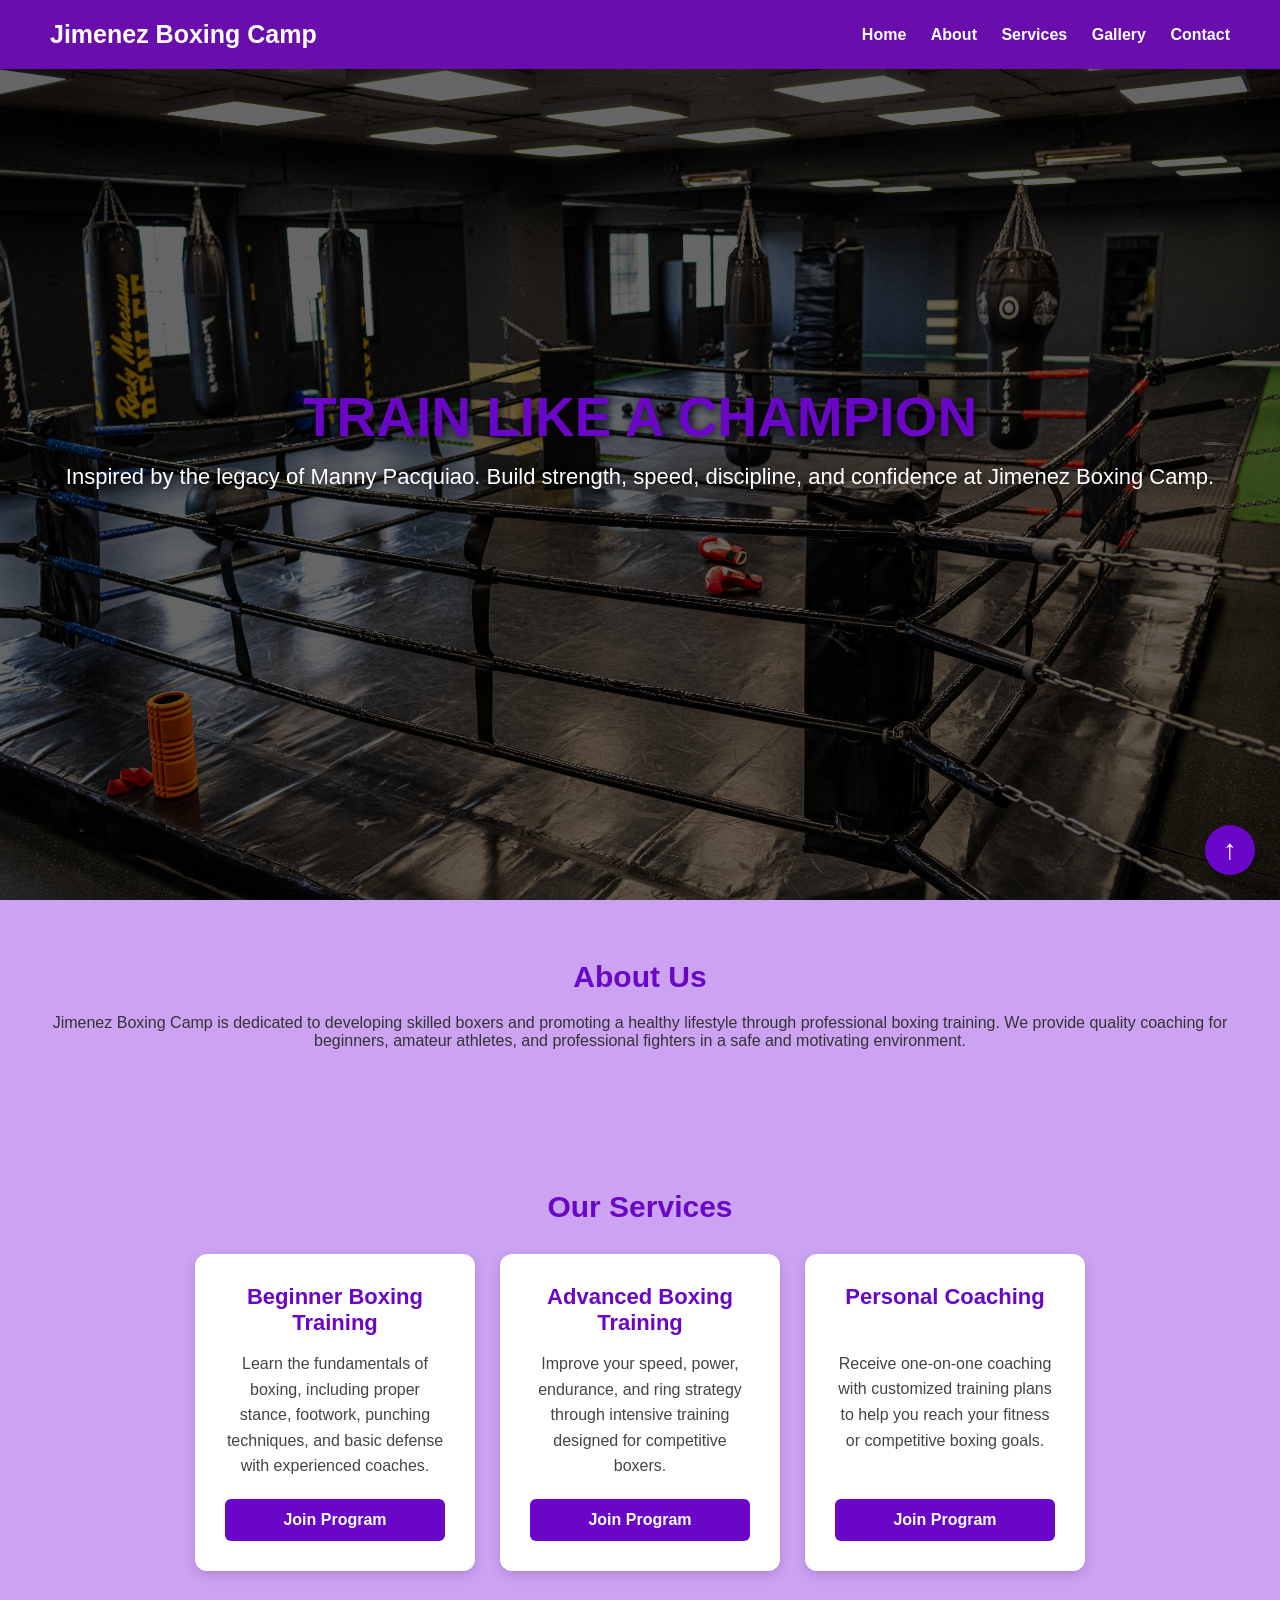
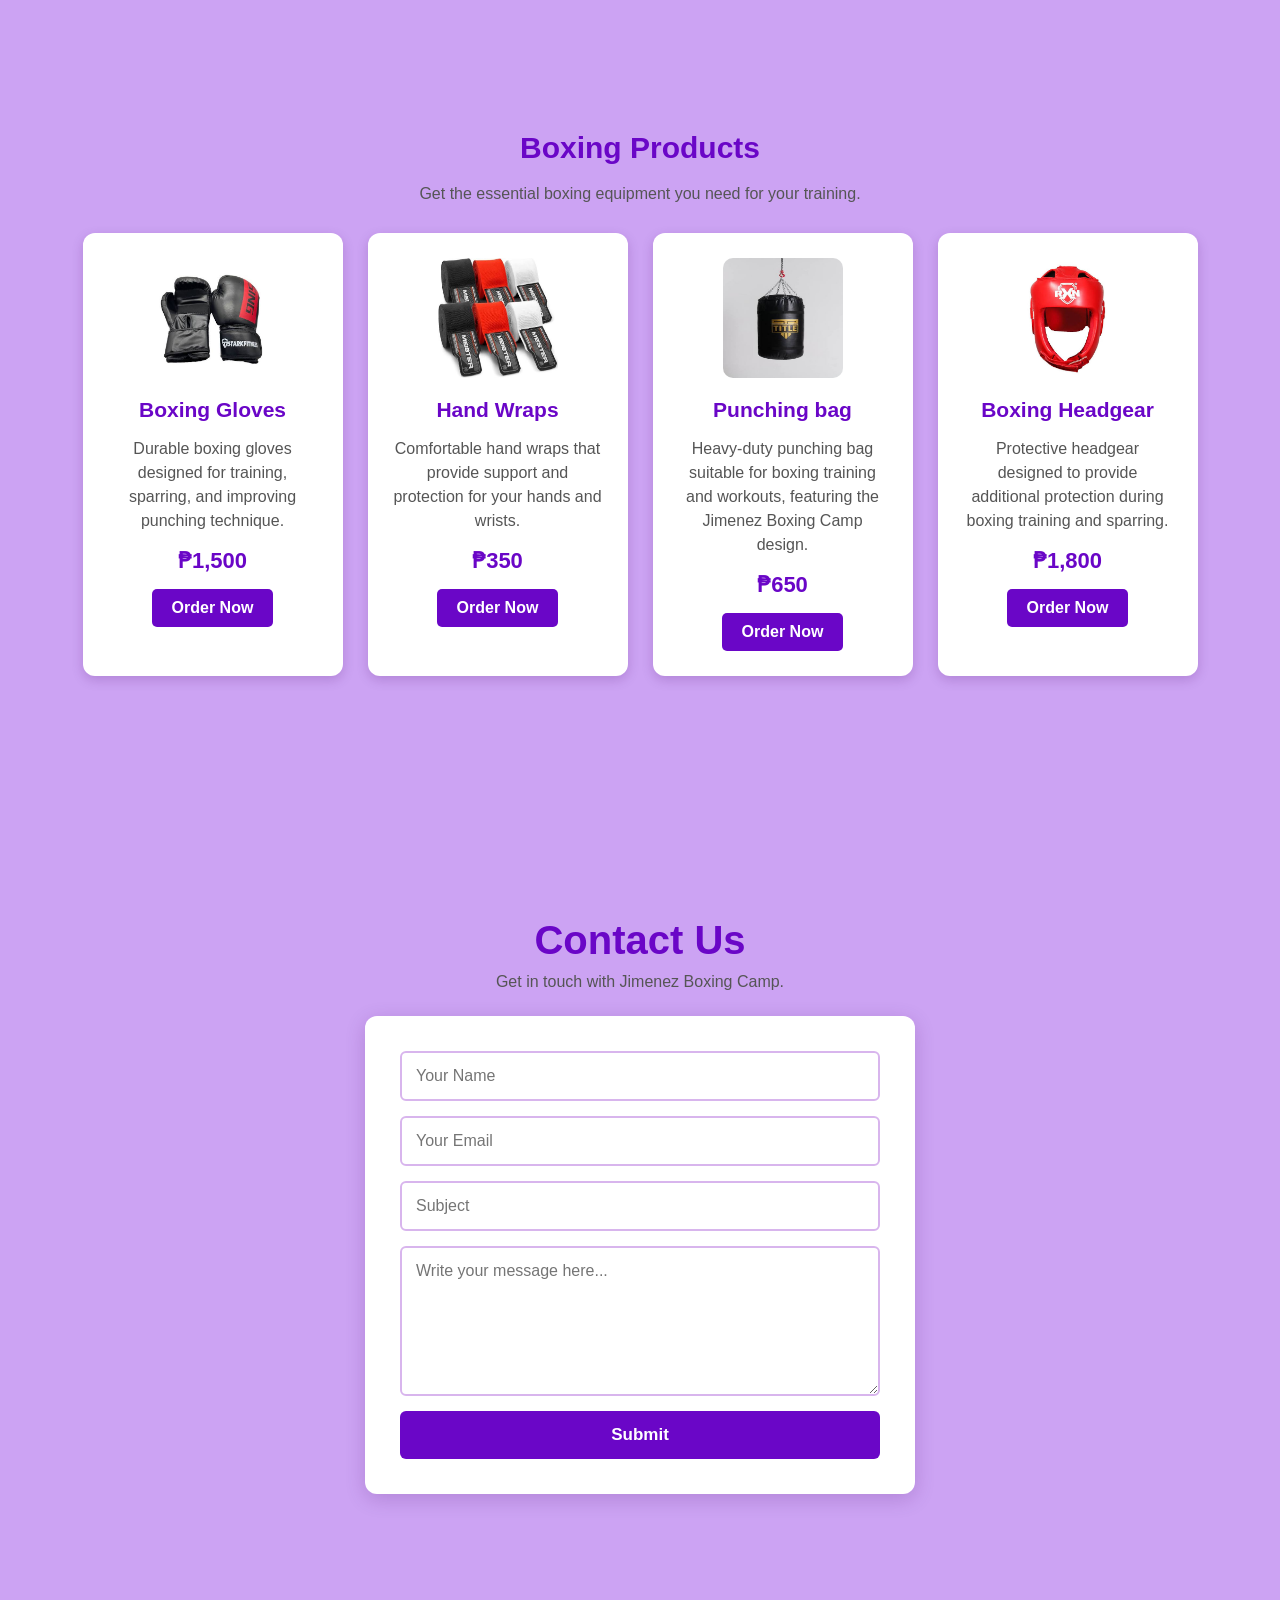
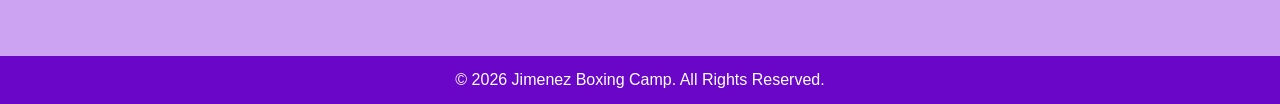
<file: index.html>
<!DOCTYPE html>
<html lang="en">
<head>
    <meta charset="UTF-8">
    <meta name="viewport" content="width=device-width, initial-scale=1.0">
    <title>Jimenez Boxing Camp</title>

    <link rel="stylesheet" href="css/style.css">
</head>

<body>

    <!-- Header -->
    <header>
        <h1>Jimenez Boxing Camp</h1>

        <nav>
            <a href="#home">Home</a>
            <a href="#about">About</a>
            <a href="#services">Services</a>
            <a href="#products">Gallery</a>
            <a href="#contact">Contact</a>
        </nav>
    </header>

    <!-- Home -->
    <section class="hero" id="home">
        <h2>Train Like a Champion</h2>

        <p>
            Inspired by the legacy of Manny Pacquiao.
            Build strength, speed, discipline, and confidence
            at Jimenez Boxing Camp.
        </p>

    </section>

    <!-- About -->
    <section id="about">
        <h2>About Us</h2>

        <p>
            Jimenez Boxing Camp is dedicated to developing skilled boxers and
            promoting a healthy lifestyle through professional boxing training.
            We provide quality coaching for beginners, amateur athletes, and
            professional fighters in a safe and motivating environment.
        </p>
    </section>

    <!-- Programs -->
    <section id="services">
        <h2>Our Services</h2>

        <div class="services">

            <div class="program-card">
                <h3>Beginner Boxing Training</h3>

                <p>
                    Learn the fundamentals of boxing, including proper stance,
                    footwork, punching techniques, and basic defense with
                    experienced coaches.
                </p>

                <a href="#contact" class="program-button">
                    Join Program
                </a>
            </div>

            <div class="program-card">
                <h3>Advanced Boxing Training</h3>

                <p>
                    Improve your speed, power, endurance, and ring strategy
                    through intensive training designed for competitive boxers.
                </p>

                <a href="#contact" class="program-button">
                    Join Program
                </a>
            </div>

            <div class="program-card">
                <h3>Personal Coaching</h3>

                <p>
                    Receive one-on-one coaching with customized training plans
                    to help you reach your fitness or competitive boxing goals.
                </p>

                <a href="#contact" class="program-button">
                    Join Program
                </a>
            </div>

        </div>
    </section>

    <!-- Products -->
    <section id="products">
        <h2>Boxing Products</h2>

        <p class="products-intro">
            Get the essential boxing equipment you need for your training.
        </p>

        <div class="products">

            <div class="product-card">
                <img src="images/Gloves.jpeg" alt="Boxing Gloves" class="product-image">

                <h3>Boxing Gloves</h3>

                <p>
                    Durable boxing gloves designed for training,
                    sparring, and improving punching technique.
                </p>

                <h4>₱1,500</h4>

                <a href="#contact" class="product-button">
                    Order Now
                </a>
            </div>

            <div class="product-card">
                <img src="images/hand-wraps.jpeg" alt="Hand Wraps" class="product-image">

                <h3>Hand Wraps</h3>

                <p>
                    Comfortable hand wraps that provide support
                    and protection for your hands and wrists.
                </p>

                <h4>₱350</h4>

                <a href="#contact" class="product-button">
                    Order Now
                </a>
            </div>

            <div class="product-card">
                <img src="images/punching-bag.jpeg" alt="Punching Bag" class="product-image">

                <h3>Punching bag</h3>

                <p>
                    Heavy-duty punching bag suitable for boxing
                    training and workouts, featuring the
                    Jimenez Boxing Camp design.
                </p>

                <h4>₱650</h4>

                <a href="#contact" class="product-button">
                    Order Now
                </a>
            </div>

            <div class="product-card">
                <img src="images/headgear.jpeg" alt="Boxing Headgear" class="product-image">
                

                <h3>Boxing Headgear</h3>

                <p>
                    Protective headgear designed to provide additional
                    protection during boxing training and sparring.
                </p>

                <h4>₱1,800</h4>

                <a href="#contact" class="product-button">
                    Order Now
                </a>
            </div>

        </div>
    </section>

    <!-- Contact -->
    <section class="contact" id="contact">

        <h1>Contact Us</h1>

        <p>Get in touch with Jimenez Boxing Camp.</p>

        <form class="contact-form">

            <input
                type="text"
                name="name"
                placeholder="Your Name"
                required
            >

            <input
                type="email"
                name="email"
                placeholder="Your Email"
                required
            >

            <input
                type="text"
                name="subject"
                placeholder="Subject"
            >

            <textarea
                name="message"
                rows="6"
                placeholder="Write your message here..."
                required
            ></textarea>

            <button type="submit">Submit</button>

        </form>

    </section>

    <!-- Footer -->
    <footer>
        <p>&copy; 2026 Jimenez Boxing Camp. All Rights Reserved.</p>
    </footer>

    <!-- Back to Top Button -->
    <a href="#home" class="back-to-top">↑</a>

</body>
</html>
</file>
<file: css/style.css>
* {
    margin: 0;
    padding: 0;
    box-sizing: border-box;
    font-family: Arial, sans-serif;
    
}   

body {
    background-color: #f3b7ff;
    color: #333;
}

/* Header */
header {
    background-color: #6a0dad;
    color: white;
    padding: 20px 50px;
    display: flex;
    justify-content: space-between;
    align-items: center;
    position: fixed;
    width: 100%;
    top: 0;
    z-index: 1000;
    scroll-behavior: smooth;
}

header h1 {
    font-size: 25px;
}

nav a {
    color: white;
    text-decoration: none;
    margin-left: 20px;
    font-weight: bold;
}

nav a:hover {
    color: #000000;
}

/* Home */
/* Hero Section */
.hero {
    background: linear-gradient(rgba(0,0,0,0.6), rgba(0,0,0,0.6)),
                url("../images/boxing-ring.jpeg");
    background-size: cover;
    background-position: center;
    background-repeat: no-repeat;
    background-attachment: fixed;

    height: 100vh;

    display: flex;
    flex-direction: column;
    justify-content: center;
    align-items: center;

    color: white;
    text-align: center;
    padding: 100px 20px;
}

.hero h2 {
    font-size: 55px;
    margin-bottom: 15px;
    text-transform: uppercase;
    text-shadow: 2px 2px 10px rgba(3, 3, 3, 0.8);
}

.hero p {
    font-size: 22px;
    margin-bottom: 25px;
    text-shadow: 2px 2px 10px rgba(0, 0, 0, 0.8);
}

/* Sections */
section {
    padding: 60px 50px;
    text-align: center;
}

section h2 {
    color: #6a06c7;
    margin-bottom: 20px;
    font-size: 30px;
}


/* Services Section */
#services {
    background-color: #cca3f3;
    padding: 80px 50px;
}

/* Services Container */
.services {
    display: flex;
    justify-content: center;
    align-items: stretch;
    gap: 25px;
    flex-wrap: wrap;
    margin-top: 30px;
}

/* Service Card */
.program-card {
    width: 280px;
    min-height: 300px;
    padding: 30px;

    background-color: white;
    border-radius: 12px;

    box-shadow: 0 4px 12px rgba(77, 17, 104, 0.2);

    text-align: center;

    display: flex;
    flex-direction: column;
    justify-content: space-between;

    transition: 0.3s;
}

/* Service Card Hover */
.program-card:hover {
    transform: translateY(-8px);
    box-shadow: 0 8px 20px rgba(77, 17, 104, 0.3);
}

/* Service Title */
.program-card h3 {
    color: #6a06c7;
    font-size: 22px;
    margin-bottom: 15px;
}

/* Service Description */
.program-card p {
    color: #444;
    line-height: 1.6;
    margin-bottom: 20px;
}

/* Join Program Button */
.program-button {
    display: inline-block;
    padding: 12px 20px;

    background-color: #6a06c7;
    color: white;

    text-decoration: none;
    border-radius: 6px;

    font-weight: bold;

    transition: 0.3s;
}

/* Button Hover */
.program-button:hover {
    background-color: #4b087a;
    transform: scale(1.05);
}

/* Contact */

* {
  margin: 0;
  padding: 0;
  box-sizing: border-box;
  }

body {
font-family: Arial, sans-serif;
background-color: #cca3f3;
}

/* Contact Section */
.contact {
min-height: 100vh;
display: flex;
flex-direction: column;
justify-content: center;
align-items: center;
padding: 40px 20px;
}

/* Heading */
.contact h1 {
color: #6a06c7;
font-size: 40px;
margin-bottom: 10px;
}

.contact > p {
color: #555;
margin-bottom: 25px;
}

/* Form */
.contact-form {
width: 100%;
max-width: 550px;
background-color: white;
padding: 35px;
border-radius: 12px;
box-shadow: 0 5px 20px rgba(77, 17, 104, 0.2);


display: flex;
flex-direction: column;
gap: 15px;


}

/* Text Boxes */
.contact-form input,
.contact-form textarea {
width: 100%;
padding: 14px;
border: 2px solid #d8b5ed;
border-radius: 6px;
font-size: 16px;
font-family: Arial, sans-serif;
outline: none;
}

/* Focus Effect */
.contact-form input:focus,
.contact-form textarea:focus {
border-color: #6a06c7;
box-shadow: 0 0 5px rgba(106, 6, 199, 0.2);
}

/* Message Box */
.contact-form textarea {
resize: vertical;
min-height: 150px;
}

/* Submit Button */
.contact-form button {
padding: 14px;
background-color: #6a06c7;
color: white;
border: none;
border-radius: 6px;
font-size: 17px;
font-weight: bold;
cursor: pointer;
transition: 0.3s;
}

.contact-form button:hover {
background-color: #4b087a;
transform: scale(1.02);
}

/* Mobile */
@media (max-width: 600px) {

.contact h1 {
    font-size: 32px;
}

.contact-form {
    padding: 25px;
}


}

/* Footer */
/* Back to Top Arrow */
.back-to-top {
    position: fixed;
    right: 25px;
    bottom: 25px;

    width: 50px;
    height: 50px;

    background-color: #6a06c7;
    color: white;

    display: flex;
    justify-content: center;
    align-items: center;

    text-decoration: none;
    font-size: 28px;
    font-weight: bold;

    border-radius: 50%;
    box-shadow: 0 4px 10px rgba(0, 0, 0, 0.3);

    transition: 0.3s;
    z-index: 999;
}

/* Hover Effect */
.back-to-top:hover {
    background-color: #4b087a;
    transform: translateY(-5px);
}

/* Smooth Scrolling */
html {
    scroll-behavior: smooth;
}

/* Products Section */
#products {
    background-color: #cca3f3;
    padding: 80px 50px;
}

.products-intro {
    margin-bottom: 30px;
    color: #555;
}

/* Products Container */
.products {
    display: flex;
    justify-content: center;
    align-items: stretch;
    gap: 25px;
    flex-wrap: wrap;
}

/* Product Card */
.product-card {
    width: 260px;
    min-height: 400px;
    padding: 25px;

    background-color: white;
    border-radius: 12px;

    box-shadow: 0 4px 12px rgba(77, 17, 104, 0.2);

    text-align: center;

    transition: 0.3s;
}

/* Product Hover */
.product-card:hover {
    transform: translateY(-8px);
    box-shadow: 0 8px 20px rgba(77, 17, 104, 0.3);
}

/* Product Image */
.product-image {
    width: 120px;
    height: 120px;

    margin: 0 auto 20px;

    background-color: #e4d2f7;

    border-radius: 10px;

    display: flex;
    justify-content: center;
    align-items: center;

    font-size: 60px;
}

/* Product Name */
.product-card h3 {
    color: #6a06c7;
    margin-bottom: 15px;
    font-size: 21px;
}

/* Product Description */
.product-card p {
    color: #555;
    line-height: 1.5;
    margin-bottom: 15px;
}

/* Product Price */
.product-card h4 {
    color: #6a06c7;
    font-size: 22px;
    margin-bottom: 15px;
}

/* Order Button */
.product-button {
    display: inline-block;

    padding: 10px 20px;

    background-color: #6a06c7;
    color: white;

    text-decoration: none;

    border-radius: 5px;

    font-weight: bold;

    transition: 0.3s;
}

/* Order Button Hover */
.product-button:hover {
    background-color: #4b087a;
    transform: scale(1.05);
}



footer {
    background-color: #6a06c7;
    color: white;
    text-align: center;
    padding: 15px 30px;
}
</file>
